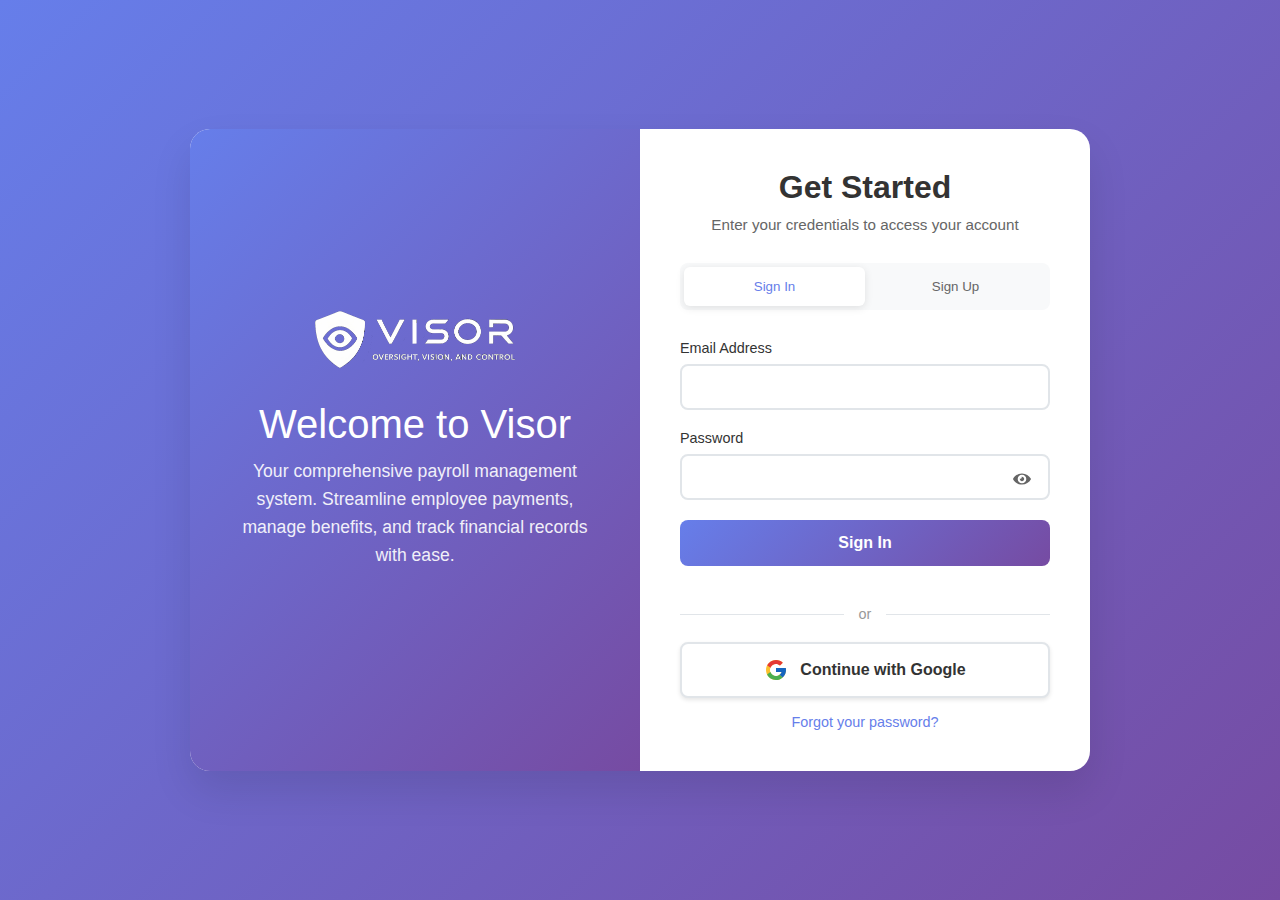
<file: wwwroot/index.html>
<!DOCTYPE html>
<html lang="en">
<head>
    <meta charset="UTF-8">
    <meta name="viewport" content="width=device-width, initial-scale=1.0">
    <title>Visor - Login & Registration</title>
    <style>
        * {
            margin: 0;
            padding: 0;
            box-sizing: border-box;
        }

        body {
            font-family: 'Segoe UI', Tahoma, Geneva, Verdana, sans-serif;
            background: linear-gradient(135deg, #667eea 0%, #764ba2 100%);
            min-height: 100vh;
            display: flex;
            justify-content: center;
            align-items: center;
            padding: 20px;
        }

        .auth-container {
            background: white;
            border-radius: 20px;
            box-shadow: 0 20px 40px rgba(0, 0, 0, 0.1);
            overflow: hidden;
            max-width: 900px;
            width: 100%;
            min-height: 600px;
            display: flex;
        }

        .auth-left {
            flex: 1;
            background: linear-gradient(135deg, #667eea 0%, #764ba2 100%);
            display: flex;
            flex-direction: column;
            justify-content: center;
            align-items: center;
            color: white;
            padding: 40px;
            text-align: center;
        }

        .logo {
            margin-bottom: 30px;
        }
        
        .logo img {
            width: 200px;
            height: auto;
            object-fit: contain;
        }

        .welcome-text {
            margin-bottom: 20px;
        }

        .welcome-text h2 {
            font-size: 2.5rem;
            margin-bottom: 10px;
            font-weight: 300;
        }

        .welcome-text p {
            font-size: 1.1rem;
            opacity: 0.9;
            line-height: 1.6;
            font-weight: 300;
        }

        .auth-right {
            flex: 1;
            padding: 40px;
            display: flex;
            flex-direction: column;
            justify-content: center;
        }

        .auth-header {
            text-align: center;
            margin-bottom: 30px;
        }

        .auth-header h1 {
            color: #333;
            font-size: 2rem;
            margin-bottom: 10px;
        }

        .auth-header p {
            color: #666;
            font-size: 0.95rem;
        }

        .auth-tabs {
            display: flex;
            margin-bottom: 30px;
            border-radius: 8px;
            background: #f8f9fa;
            padding: 4px;
        }

        .auth-tab {
            flex: 1;
            padding: 12px;
            text-align: center;
            background: transparent;
            border: none;
            border-radius: 6px;
            cursor: pointer;
            font-weight: 500;
            color: #666;
            transition: all 0.3s ease;
        }

        .auth-tab.active {
            background: white;
            color: #667eea;
            box-shadow: 0 2px 8px rgba(0, 0, 0, 0.1);
        }

        .auth-form {
            display: none;
        }

        .auth-form.active {
            display: block;
        }

        .form-group {
            margin-bottom: 20px;
        }

        .form-row {
            display: flex;
            gap: 15px;
        }

        .form-row .form-group {
            flex: 1;
        }

        .form-group label {
            display: block;
            margin-bottom: 8px;
            color: #333;
            font-weight: 500;
            font-size: 0.9rem;
        }

        .form-group input {
            width: 100%;
            padding: 12px 16px;
            border: 2px solid #e1e5e9;
            border-radius: 8px;
            font-size: 1rem;
            transition: all 0.3s ease;
            background: #fff;
        }

        .form-group input:focus {
            outline: none;
            border-color: #667eea;
            box-shadow: 0 0 0 3px rgba(102, 126, 234, 0.1);
        }

        .form-group input.error {
            border-color: #dc3545;
        }

        .error-message {
            color: #dc3545;
            font-size: 0.85rem;
            margin-top: 5px;
            display: none;
        }

        .success-message {
            color: #28a745;
            font-size: 0.85rem;
            margin-top: 5px;
            display: none;
        }

        .auth-button {
            width: 100%;
            padding: 14px;
            background: linear-gradient(135deg, #667eea 0%, #764ba2 100%);
            color: white;
            border: none;
            border-radius: 8px;
            font-size: 1rem;
            font-weight: 600;
            cursor: pointer;
            transition: all 0.3s ease;
            margin-bottom: 20px;
        }

        .auth-button:hover {
            transform: translateY(-2px);
            box-shadow: 0 8px 25px rgba(102, 126, 234, 0.3);
        }

        .auth-button:disabled {
            opacity: 0.6;
            cursor: not-allowed;
            transform: none;
        }

        .forgot-password {
            text-align: center;
            margin-top: 15px;
        }

        .forgot-password a {
            color: #667eea;
            text-decoration: none;
            font-size: 0.9rem;
        }

        .forgot-password a:hover {
            text-decoration: underline;
        }

        .divider {
            text-align: center;
            margin: 20px 0;
            position: relative;
            color: #999;
            font-size: 0.9rem;
        }

        .divider::before {
            content: '';
            position: absolute;
            top: 50%;
            left: 0;
            right: 0;
            height: 1px;
            background: #e1e5e9;
            z-index: 1;
        }

        .divider span {
            background: white;
            padding: 0 15px;
            position: relative;
            z-index: 2;
        }

        .loading {
            display: none;
            text-align: center;
            margin: 10px 0;
        }

        .loading.show {
            display: block;
        }

        .spinner {
            border: 2px solid #f3f3f3;
            border-top: 2px solid #667eea;
            border-radius: 50%;
            width: 20px;
            height: 20px;
            animation: spin 1s linear infinite;
            display: inline-block;
            margin-right: 10px;
        }

        @keyframes spin {
            0% { transform: rotate(0deg); }
            100% { transform: rotate(360deg); }
        }

        .password-toggle {
            position: relative;
        }

        .password-toggle input {
            padding-right: 45px !important;
        }

        .password-toggle .password-toggle-button {
            position: absolute;
            right: 12px;
            top: calc(50% + 14px);
            transform: translateY(-50%);
            background: none;
            border: none;
            color: #666;
            cursor: pointer;
            padding: 0;
            display: flex;
            align-items: center;
            justify-content: center;
            border-radius: 4px;
            transition: all 0.3s ease;
            width: 32px;
            height: 32px;
            z-index: 10;
        }

        .password-toggle .password-toggle-button:hover {
            background-color: rgba(102, 126, 234, 0.1);
        }

        .password-toggle .password-toggle-button img {
            width: 18px;
            height: 18px;
            opacity: 0.6;
            transition: opacity 0.3s ease;
        }

        .password-toggle .password-toggle-button:hover img {
            opacity: 0.9;
        }

        /* Tooltip styles */
        .password-toggle .password-toggle-button::after {
            content: attr(title);
            position: absolute;
            bottom: 100%;
            left: 50%;
            transform: translateX(-50%);
            background-color: #333;
            color: white;
            padding: 6px 10px;
            border-radius: 4px;
            font-size: 12px;
            white-space: nowrap;
            opacity: 0;
            visibility: hidden;
            transition: opacity 0.3s ease, visibility 0.3s ease;
            z-index: 1000;
            margin-bottom: 8px;
            pointer-events: none;
        }

        .password-toggle .password-toggle-button::before {
            content: '';
            position: absolute;
            bottom: 100%;
            left: 50%;
            transform: translateX(-50%);
            border: 5px solid transparent;
            border-top-color: #333;
            opacity: 0;
            visibility: hidden;
            transition: opacity 0.3s ease, visibility 0.3s ease;
            z-index: 1000;
            margin-bottom: 3px;
            pointer-events: none;
        }

        .password-toggle .password-toggle-button:hover::after,
        .password-toggle .password-toggle-button:hover::before {
            opacity: 1;
            visibility: visible;
        }

        @media (max-width: 768px) {
            .auth-container {
                flex-direction: column;
                margin: 10px;
            }

            .auth-left {
                padding: 30px 20px;
            }

            .auth-right {
                padding: 30px 20px;
            }

            .form-row {
                flex-direction: column;
                gap: 0;
            }

            .welcome-text h2 {
                font-size: 2rem;
            }
        }

        .alert {
            padding: 12px 16px;
            border-radius: 8px;
            margin-bottom: 20px;
            display: none;
        }

        .alert.show {
            display: block;
        }

        .alert-success {
            background-color: #d4edda;
            border: 1px solid #c3e6cb;
            color: #155724;
        }

        .alert-danger {
            background-color: #f8d7da;
            border: 1px solid #f5c6cb;
            color: #721c24;
        }

        .dashboard-link {
            text-align: center;
            margin-top: 20px;
        }

        .dashboard-link a {
            color: #667eea;
            text-decoration: none;
            font-weight: 500;
        }

        .dashboard-link a:hover {
            text-decoration: underline;
        }

        .google-button {
            width: 100%;
            padding: 14px;
            background: white;
            color: #333;
            border: 2px solid #e1e5e9;
            border-radius: 8px;
            font-size: 1rem;
            font-weight: 600;
            cursor: pointer;
            transition: all 0.3s ease;
            margin-bottom: 10px;
            display: flex;
            align-items: center;
            justify-content: center;
            gap: 12px;
            text-decoration: none;
            box-shadow: 0 2px 4px rgba(0, 0, 0, 0.1);
        }

        .google-button:hover {
            background: #f8f9fa;
            border-color: #4285f4;
            transform: translateY(-2px);
            box-shadow: 0 8px 25px rgba(66, 133, 244, 0.2);
            color: #333;
            text-decoration: none;
        }

        .google-icon {
            width: 24px;
            height: 24px;
            background-image: url('[data-uri]');
            background-repeat: no-repeat;
            background-position: center;
            background-size: contain;
        }
    </style>
</head>
<body>
    <div class="auth-container">
        <div class="auth-left">
            <div class="logo">
            <img src="assets/icons/ui/visor_logo.png" alt="Visor Logo" />
            </div>
            <div class="welcome-text">
                <h2>Welcome to Visor</h2>
                <p>Your comprehensive payroll management system. Streamline employee payments, manage benefits, and track financial records with ease.</p>
            </div>
        </div>
        
        <div class="auth-right">
            <div class="auth-header">
                <h1>Get Started</h1>
                <p>Enter your credentials to access your account</p>
            </div>

            <div class="alert alert-success" id="successAlert">
                <span id="successMessage"></span>
            </div>

            <div class="alert alert-danger" id="errorAlert">
                <span id="errorMessage"></span>
            </div>

            <div class="auth-tabs">
                <button class="auth-tab active" onclick="switchTab('login')">Sign In</button>
                <button class="auth-tab" onclick="switchTab('register')">Sign Up</button>
            </div>

            <!-- Login Form -->
            <form id="loginForm" class="auth-form active">
                <div class="form-group">
                    <label for="loginEmail">Email Address</label>
                    <input type="email" id="loginEmail" name="email" required>
                    <span class="error-message" id="loginEmailError"></span>
                </div>
                
                <div class="form-group password-toggle">
                    <label for="loginPassword">Password</label>
                    <input type="password" id="loginPassword" name="password" required>
                <button type="button" onclick="togglePassword('loginPassword')" title="Show password" class="password-toggle-button">
                        <img src="assets/icons/ui/eye-password-show.svg" alt="Show password" class="eye-icon">
                    </button>
                    <span class="error-message" id="loginPasswordError"></span>
                </div>
                
                <div class="loading" id="loginLoading">
                    <div class="spinner"></div>
                    Signing in...
                </div>
                
                <button type="submit" class="auth-button" id="loginButton">
                    Sign In
                </button>
                
                <div class="divider"><span>or</span></div>
                
                <a href="/api/auth/signin-google" class="google-button">
<img src="assets/icons/ui/google_icon.svg" alt="Google Icon" class="google-icon" style="width: 24px; height: 24px;">
                    Continue with Google
                </a>
                
                <div class="forgot-password">
                    <a href="#" onclick="showForgotPassword()">Forgot your password?</a>
                </div>
            </form>

<!-- Forgot Password Form -->
<form id="forgotPasswordForm" class="auth-form">
    <div class="form-group">
        <label for="forgotEmail">Email Address</label>
        <input type="email" id="forgotEmail" name="email" required>
        <span class="error-message" id="forgotEmailError"></span>
    </div>
    <div class="loading" id="forgotLoading">
        <div class="spinner"></div>
        Sending password reset email...
    </div>
    <button type="submit" class="auth-button" id="forgotButton">
        Send Reset Email
    </button>
    <div class="forgot-password">
        <a href="#" onclick="switchTab('login')">Back to login</a>
    </div>
</form>

<!-- Verify Code Form -->
<form id="verifyCodeForm" class="auth-form">
    <div class="form-group">
        <label for="verifyEmail">Email Address</label>
        <input type="email" id="verifyEmail" name="email" required readonly>
        <span class="error-message" id="verifyEmailError"></span>
    </div>
    <div class="form-group">
        <label for="resetCode">Reset Code</label>
        <input type="text" id="resetCode" name="code" required maxlength="6" placeholder="Enter 6-digit code">
        <span class="error-message" id="resetCodeError"></span>
        <small id="codeExpiry" style="color: #666; font-size: 0.8rem; display: block; margin-top: 5px;">Code expires in 2:00</small>
    </div>
    <div class="loading" id="verifyLoading">
        <div class="spinner"></div>
        Verifying code...
    </div>
    <button type="submit" class="auth-button" id="verifyButton">
        Verify Code
    </button>
    <button type="button" class="auth-button" id="resendButton" onclick="resendCode()" style="display: none; background: linear-gradient(135deg, #28a745 0%, #20c997 100%); margin-bottom: 10px;">
        Resend Code
    </button>
    <div class="forgot-password">
        <a href="#" onclick="switchTab('forgotPassword')">Back to email entry</a>
    </div>
</form>

<!-- Reset Password Form -->
<form id="resetPasswordForm" class="auth-form">
    <div class="form-group">
        <label for="resetEmail">Email Address</label>
        <input type="email" id="resetEmail" name="email" required readonly>
        <span class="error-message" id="resetEmailError"></span>
    </div>
    <div class="form-group" style="display: none;">
        <label for="resetCodeConfirm">Reset Code</label>
        <input type="text" id="resetCodeConfirm" name="code" required readonly>
        <span class="error-message" id="resetCodeConfirmError"></span>
    </div>
    <div class="form-group password-toggle">
        <label for="newPassword">New Password</label>
        <input type="password" id="newPassword" name="newPassword" required>
                <button type="button" onclick="togglePassword('newPassword')" title="Show password" class="password-toggle-button">
            <img src="assets/icons/ui/eye-password-show.svg" alt="Show password" class="eye-icon">
        </button>
        <span class="error-message" id="newPasswordError"></span>
    </div>
    <div class="form-group password-toggle">
        <label for="confirmNewPassword">Confirm New Password</label>
        <input type="password" id="confirmNewPassword" name="confirmNewPassword" required>
                <button type="button" onclick="togglePassword('confirmNewPassword')" title="Show password" class="password-toggle-button">
            <img src="assets/icons/ui/eye-password-show.svg" alt="Show password" class="eye-icon">
        </button>
        <span class="error-message" id="confirmNewPasswordError"></span>
    </div>
    <div class="loading" id="resetLoading">
        <div class="spinner"></div>
        Resetting password...
    </div>
    <button type="submit" class="auth-button" id="resetButton">
        Reset Password
    </button>
    <div class="forgot-password">
        <a href="#" onclick="switchTab('login')">Back to login</a>
    </div>
</form>

<!-- Registration Form -->
            <form id="registerForm" class="auth-form">
                <div class="form-row">
                    <div class="form-group">
                        <label for="firstName">First Name</label>
                        <input type="text" id="firstName" name="firstName" required>
                        <span class="error-message" id="firstNameError"></span>
                    </div>
                    
                    <div class="form-group">
                        <label for="lastName">Last Name</label>
                        <input type="text" id="lastName" name="lastName" required>
                        <span class="error-message" id="lastNameError"></span>
                    </div>
                </div>
                
                <div class="form-group">
                    <label for="registerEmail">Email Address</label>
                    <input type="email" id="registerEmail" name="email" required>
                    <span class="error-message" id="registerEmailError"></span>
                </div>
                
                <div class="form-group">
                    <label for="phoneNumber">Phone Number (Optional)</label>
                    <input type="tel" id="phoneNumber" name="phoneNumber">
                    <span class="error-message" id="phoneNumberError"></span>
                </div>
                
                <div class="form-group password-toggle">
                    <label for="registerPassword">Password</label>
                    <input type="password" id="registerPassword" name="password" required>
                <button type="button" onclick="togglePassword('registerPassword')" title="Show password" class="password-toggle-button">
                        <img src="assets/icons/ui/eye-password-show.svg" alt="Show password" class="eye-icon">
                    </button>
                    <span class="error-message" id="registerPasswordError"></span>
                </div>
                
                <div class="form-group password-toggle">
                    <label for="confirmPassword">Confirm Password</label>
                    <input type="password" id="confirmPassword" name="confirmPassword" required>
                <button type="button" onclick="togglePassword('confirmPassword')" title="Show password" class="password-toggle-button">
                        <img src="assets/icons/ui/eye-password-show.svg" alt="Show password" class="eye-icon">
                    </button>
                    <span class="error-message" id="confirmPasswordError"></span>
                </div>
                
                <div class="loading" id="registerLoading">
                    <div class="spinner"></div>
                    Creating account...
                </div>
                
                <button type="submit" class="auth-button" id="registerButton">
                    Create Account
                </button>
                
                <div class="divider"><span>or</span></div>
                
                <a href="/api/auth/signin-google" class="google-button">
                    <img src="assets/icons/ui/google_icon.svg" alt="Google Icon" class="google-icon" style="width: 24px; height: 24px;">
                    Sign up with Google
                </a>
            </form>

        </div>
    </div>

    <script>
        // Global variables
        let currentTab = 'login';
        const API_BASE = '/api/auth';

        // Tab switching
        function switchTab(tab) {
            currentTab = tab;
            
            // Update tab buttons
            document.querySelectorAll('.auth-tab').forEach(btn => {
                btn.classList.remove('active');
            });
            event.target.classList.add('active');
            
            // Update forms
            document.querySelectorAll('.auth-form').forEach(form => {
                form.classList.remove('active');
            });
            document.getElementById(tab + 'Form').classList.add('active');
            
            // Clear any alerts
            hideAlerts();
        }

        // Password toggle
        function togglePassword(fieldId) {
            const field = document.getElementById(fieldId);
            const button = field.parentNode.querySelector('button');
            const img = button.querySelector('img');

            if (field.type === 'password') {
                field.type = 'text';
                img.src = 'assets/icons/ui/eye-password-hide.svg';
                img.alt = 'Hide password';
                button.title = 'Hide password';
            } else {
                field.type = 'password';
                img.src = 'assets/icons/ui/eye-password-show.svg';
                img.alt = 'Show password';
                button.title = 'Show password';
            }
        }

        // Alert functions
        function showAlert(type, message) {
            hideAlerts();
            const alert = document.getElementById(type + 'Alert');
            const messageSpan = document.getElementById(type + 'Message');
            messageSpan.textContent = message;
            alert.classList.add('show');
        }

        function hideAlerts() {
            document.querySelectorAll('.alert').forEach(alert => {
                alert.classList.remove('show');
            });
        }

        // Loading states
        function showLoading(formType) {
            document.getElementById(formType + 'Loading').classList.add('show');
            document.getElementById(formType + 'Button').disabled = true;
        }

        function hideLoading(formType) {
            document.getElementById(formType + 'Loading').classList.remove('show');
            document.getElementById(formType + 'Button').disabled = false;
        }

        // Error handling
        function showFieldError(fieldId, message) {
            const field = document.getElementById(fieldId);
            const errorSpan = document.getElementById(fieldId + 'Error');
            field.classList.add('error');
            errorSpan.textContent = message;
            errorSpan.style.display = 'block';
        }

        function clearFieldErrors() {
            document.querySelectorAll('.error-message').forEach(error => {
                error.style.display = 'none';
                error.textContent = '';
            });
            document.querySelectorAll('input.error').forEach(field => {
                field.classList.remove('error');
            });
        }

        // Validation
        function validateLogin(formData) {
            let isValid = true;
            clearFieldErrors();

            if (!formData.email) {
                showFieldError('loginEmail', 'Email is required');
                isValid = false;
            } else if (!/\S+@\S+\.\S+/.test(formData.email)) {
                showFieldError('loginEmail', 'Please enter a valid email address');
                isValid = false;
            }

            if (!formData.password) {
                showFieldError('loginPassword', 'Password is required');
                isValid = false;
            } else if (formData.password.length < 6) {
                showFieldError('loginPassword', 'Password must be at least 6 characters');
                isValid = false;
            }

            return isValid;
        }

        function validateRegistration(formData) {
            let isValid = true;
            clearFieldErrors();

            if (!formData.firstName) {
                showFieldError('firstName', 'First name is required');
                isValid = false;
            }

            if (!formData.lastName) {
                showFieldError('lastName', 'Last name is required');
                isValid = false;
            }

            if (!formData.email) {
                showFieldError('registerEmail', 'Email is required');
                isValid = false;
            } else if (!/\S+@\S+\.\S+/.test(formData.email)) {
                showFieldError('registerEmail', 'Please enter a valid email address');
                isValid = false;
            }

            if (!formData.password) {
                showFieldError('registerPassword', 'Password is required');
                isValid = false;
            } else if (formData.password.length < 6) {
                showFieldError('registerPassword', 'Password must be at least 6 characters');
                isValid = false;
            }

            if (!formData.confirmPassword) {
                showFieldError('confirmPassword', 'Please confirm your password');
                isValid = false;
            } else if (formData.password !== formData.confirmPassword) {
                showFieldError('confirmPassword', 'Passwords do not match');
                isValid = false;
            }

            return isValid;
        }

        // API calls
        async function login(credentials) {
            const response = await fetch(`${API_BASE}/login`, {
                method: 'POST',
                headers: {
                    'Content-Type': 'application/json',
                },
                body: JSON.stringify(credentials)
            });

            if (!response.ok) {
                const error = await response.json();
                throw new Error(error.message || 'Login failed');
            }

            return await response.json();
        }

        async function register(userData) {
            const response = await fetch(`${API_BASE}/signup`, {
                method: 'POST',
                headers: {
                    'Content-Type': 'application/json',
                },
                body: JSON.stringify(userData)
            });

            if (!response.ok) {
                const error = await response.json();
                throw new Error(error.message || 'Registration failed');
            }

            return await response.json();
        }

        // Form handlers
        async function handleLogin(event) {
            event.preventDefault();
            
            const formData = {
                email: document.getElementById('loginEmail').value.trim(),
                password: document.getElementById('loginPassword').value
            };

            if (!validateLogin(formData)) {
                return;
            }

            try {
                showLoading('login');
                const response = await login(formData);
                
                // Store the token
                localStorage.setItem('visor_token', response.token);
                localStorage.setItem('visor_user', JSON.stringify(response.user));
                
                showAlert('success', `Welcome back, ${response.user.firstName}! Redirecting to dashboard...`);
                
                // Redirect to dashboard (you can change this URL)
                setTimeout(() => {
                    window.location.href = '/dashboard.html';
                }, 2000);
                
            } catch (error) {
                console.error('Login error:', error);
                showAlert('error', error.message);
            } finally {
                hideLoading('login');
            }
        }

        async function handleRegistration(event) {
            event.preventDefault();
            
            const formData = {
                firstName: document.getElementById('firstName').value.trim(),
                lastName: document.getElementById('lastName').value.trim(),
                email: document.getElementById('registerEmail').value.trim(),
                phoneNumber: document.getElementById('phoneNumber').value.trim() || null,
                password: document.getElementById('registerPassword').value,
                confirmPassword: document.getElementById('confirmPassword').value
            };

            if (!validateRegistration(formData)) {
                return;
            }

            try {
                showLoading('register');
                const response = await register(formData);
                
                // Store the token
                localStorage.setItem('visor_token', response.token);
                localStorage.setItem('visor_user', JSON.stringify(response.user));
                
                showAlert('success', `Account created successfully, ${response.user.firstName}! Redirecting to dashboard...`);
                
                // Redirect to dashboard (you can change this URL)
                setTimeout(() => {
                    window.location.href = '/dashboard.html';
                }, 2000);
                
            } catch (error) {
                console.error('Registration error:', error);
                showAlert('error', error.message);
            } finally {
                hideLoading('register');
            }
        }

        // Password reset flow
        let resetEmail = '';
        let resetCode = '';

        function showForgotPassword() {
            const email = document.getElementById('loginEmail').value;
            if (email) {
                document.getElementById('forgotEmail').value = email;
            }
            switchToForm('forgotPasswordForm');
        }

        function switchToForm(formId) {
            // Hide all forms and tabs
            document.querySelectorAll('.auth-form').forEach(form => {
                form.classList.remove('active');
            });
            document.querySelectorAll('.auth-tab').forEach(tab => {
                tab.classList.remove('active');
            });
            
            // Show the target form
            document.getElementById(formId).classList.add('active');
            hideAlerts();
            clearFieldErrors();
        }

        // Validation functions for password reset
        function validateForgotPassword(formData) {
            let isValid = true;
            clearFieldErrors();

            if (!formData.email) {
                showFieldError('forgotEmail', 'Email is required');
                isValid = false;
            } else if (!/\S+@\S+\.\S+/.test(formData.email)) {
                showFieldError('forgotEmail', 'Please enter a valid email address');
                isValid = false;
            }

            return isValid;
        }

        function validateVerifyCode(formData) {
            let isValid = true;
            clearFieldErrors();

            if (!formData.code) {
                showFieldError('resetCode', 'Reset code is required');
                isValid = false;
            } else if (formData.code.length !== 6) {
                showFieldError('resetCode', 'Reset code must be 6 digits');
                isValid = false;
            }

            return isValid;
        }

        function validateResetPassword(formData) {
            let isValid = true;
            clearFieldErrors();

            if (!formData.newPassword) {
                showFieldError('newPassword', 'New password is required');
                isValid = false;
            } else if (formData.newPassword.length < 6) {
                showFieldError('newPassword', 'Password must be at least 6 characters');
                isValid = false;
            }

            if (!formData.confirmNewPassword) {
                showFieldError('confirmNewPassword', 'Please confirm your new password');
                isValid = false;
            } else if (formData.newPassword !== formData.confirmNewPassword) {
                showFieldError('confirmNewPassword', 'Passwords do not match');
                isValid = false;
            }

            return isValid;
        }

    // Code expiration management
    let codeTimer;
    let countdownInterval;
    const codeExpirationTime = 2 * 60 * 1000; // 2 minutes
    let remainingTime = 120; // 2 minutes in seconds

    function startCodeTimer() {
        clearTimeout(codeTimer);
        clearInterval(countdownInterval);
        remainingTime = 120; // Reset to 2 minutes
        
        // Update countdown display immediately
        updateCountdownDisplay();
        
        // Start countdown interval (update every second)
        countdownInterval = setInterval(() => {
            remainingTime--;
            updateCountdownDisplay();
            
            if (remainingTime <= 0) {
                clearInterval(countdownInterval);
                showAlert('error', 'The reset code has expired. Please request a new code.');
                document.getElementById('resendButton').style.display = 'block';
                document.getElementById('codeExpiry').textContent = 'Code expired';
                document.getElementById('codeExpiry').style.color = '#dc3545';
            }
        }, 1000);
        
        // Set main expiration timer
        codeTimer = setTimeout(() => {
            clearInterval(countdownInterval);
        }, codeExpirationTime);
    }

    function updateCountdownDisplay() {
        const minutes = Math.floor(remainingTime / 60);
        const seconds = remainingTime % 60;
        const display = `${minutes}:${seconds.toString().padStart(2, '0')}`;
        
        const expiryElement = document.getElementById('codeExpiry');
        if (expiryElement) {
            expiryElement.textContent = `Code expires in ${display}`;
            
            // Change color as time runs out
            if (remainingTime <= 30) {
                expiryElement.style.color = '#dc3545'; // Red
            } else if (remainingTime <= 60) {
                expiryElement.style.color = '#ffc107'; // Yellow
            } else {
                expiryElement.style.color = '#666'; // Default gray
            }
        }
    }

    function resetCodeTimer() {
        clearTimeout(codeTimer);
        clearInterval(countdownInterval);
        document.getElementById('resendButton').style.display = 'none';
        
        // Reset countdown display
        const expiryElement = document.getElementById('codeExpiry');
        if (expiryElement) {
            expiryElement.textContent = 'Code expires in 2:00';
            expiryElement.style.color = '#666';
        }
    }

    async function resendCode() {
        // Clear the reset code field
        document.getElementById('resetCode').value = '';
        
        // Hide resend button during request
        document.getElementById('resendButton').style.display = 'none';
        
        try {
            showLoading('forgot');
            const response = await fetch(`${API_BASE}/forgot-password`, {
                method: 'POST',
                headers: {
                    'Content-Type': 'application/json',
                },
                body: JSON.stringify({ email: resetEmail })
            });

            if (response.ok) {
                const result = await response.json();
                showAlert('success', 'New reset code sent! ' + (result.code ? ` Code: ${result.code}` : ''));
                
                // Start new expiration timer
                startCodeTimer();
            } else {
                const error = await response.json();
                showAlert('error', error.message || 'Failed to send new reset code');
                // Show resend button again if there was an error
                document.getElementById('resendButton').style.display = 'block';
            }
        } catch (error) {
            console.error('Resend code error:', error);
            showAlert('error', 'Network error. Please try again.');
            // Show resend button again if there was an error
            document.getElementById('resendButton').style.display = 'block';
        } finally {
            hideLoading('forgot');
        }
    }

    // Password reset handlers
    async function handleForgotPassword(event) {
        event.preventDefault();
        
        const formData = {
            email: document.getElementById('forgotEmail').value.trim()
        };

        if (!validateForgotPassword(formData)) {
            return;
        }

        try {
            showLoading('forgot');
            const response = await fetch(`${API_BASE}/forgot-password`, {
                method: 'POST',
                headers: {
                    'Content-Type': 'application/json',
                },
                body: JSON.stringify(formData)
            });

            if (response.ok) {
                const result = await response.json();
                resetEmail = formData.email;
                
                // Pre-populate the verify form
                document.getElementById('verifyEmail').value = resetEmail;
                
                showAlert('success', result.message + (result.code ? ` Code: ${result.code}` : ''));
                
                // Start expiration timer
                startCodeTimer();

                // Switch to verify code form
                setTimeout(() => {
                    switchToForm('verifyCodeForm');
                }, 2000);
            } else {
                const error = await response.json();
                showAlert('error', error.message || 'Failed to send reset email');
            }
        } catch (error) {
            console.error('Forgot password error:', error);
            showAlert('error', 'Network error. Please try again.');
        } finally {
            hideLoading('forgot');
        }
    }

        async function handleVerifyCode(event) {
            event.preventDefault();
            
            const formData = {
                email: document.getElementById('verifyEmail').value.trim(),
                code: document.getElementById('resetCode').value.trim()
            };

            if (!validateVerifyCode(formData)) {
                return;
            }

            try {
                showLoading('verify');
                const response = await fetch(`${API_BASE}/verify-code`, {
                    method: 'POST',
                    headers: {
                        'Content-Type': 'application/json',
                    },
                    body: JSON.stringify(formData)
                });

                if (response.ok) {
                    const result = await response.json();
                    resetCode = formData.code;
                    
                    // Pre-populate the reset password form
                    document.getElementById('resetEmail').value = formData.email;
                    document.getElementById('resetCodeConfirm').value = resetCode;
                    
                    showAlert('success', result.message);
                    
                    // Switch to reset password form
                    setTimeout(() => {
                        switchToForm('resetPasswordForm');
                    }, 1500);
                } else {
                    const error = await response.json();
                    showAlert('error', error.message || 'Invalid or expired code');
                }
            } catch (error) {
                console.error('Verify code error:', error);
                showAlert('error', 'Network error. Please try again.');
            } finally {
                hideLoading('verify');
            }
        }

        async function handleResetPassword(event) {
            event.preventDefault();
            
            const formData = {
                email: document.getElementById('resetEmail').value.trim(),
                code: document.getElementById('resetCodeConfirm').value.trim(),
                newPassword: document.getElementById('newPassword').value,
                confirmNewPassword: document.getElementById('confirmNewPassword').value
            };

            if (!validateResetPassword(formData)) {
                return;
            }

            try {
                showLoading('reset');
                const response = await fetch(`${API_BASE}/reset-password`, {
                    method: 'POST',
                    headers: {
                        'Content-Type': 'application/json',
                    },
                    body: JSON.stringify(formData)
                });

                if (response.ok) {
                    const result = await response.json();
                    showAlert('success', result.message + ' Redirecting to login...');
                    
                    // Clear reset data
                    resetEmail = '';
                    resetCode = '';
                    resetCodeTimer(); // Clear any running timers
                    
                    // Clear the form first
                    document.getElementById('resetPasswordForm').reset();
                    
                    // Switch back to login form with a shorter delay
                    setTimeout(() => {
                        // Hide all forms first
                        document.querySelectorAll('.auth-form').forEach(form => {
                            form.classList.remove('active');
                        });
                        
                        // Activate login tab and form
                        document.querySelectorAll('.auth-tab').forEach(btn => {
                            btn.classList.remove('active');
                        });
                        document.querySelectorAll('.auth-tab')[0].classList.add('active'); // First tab is login
                        document.getElementById('loginForm').classList.add('active');
                        
                        // Clear any alerts and focus on email field
                        hideAlerts();
                        clearFieldErrors();
                        document.getElementById('loginEmail').focus();
                        
                        currentTab = 'login';
                    }, 2000);
                } else {
                    const error = await response.json();
                    showAlert('error', error.message || 'Failed to reset password');
                }
            } catch (error) {
                console.error('Reset password error:', error);
                showAlert('error', 'Network error. Please try again.');
            } finally {
                hideLoading('reset');
            }
        }

        // Event listeners
        document.getElementById('loginForm').addEventListener('submit', handleLogin);
        document.getElementById('registerForm').addEventListener('submit', handleRegistration);
        document.getElementById('forgotPasswordForm').addEventListener('submit', handleForgotPassword);
        document.getElementById('verifyCodeForm').addEventListener('submit', handleVerifyCode);
        document.getElementById('resetPasswordForm').addEventListener('submit', handleResetPassword);

        // Check URL parameters for OAuth results
        function checkUrlParameters() {
            const urlParams = new URLSearchParams(window.location.search);
            const error = urlParams.get('error');
            const message = urlParams.get('message');
            const token = urlParams.get('token');
            const user = urlParams.get('user');
            
            if (error) {
                if (error === 'oauth_failed') {
                    showAlert('error', decodeURIComponent(message || 'OAuth authentication failed. Please clear your browser cookies and try again.'));
                } else {
                    showAlert('error', decodeURIComponent(message || 'Authentication error occurred'));
                }
                // Clean up URL
                window.history.replaceState({}, document.title, window.location.pathname);
            } else if (token && user) {
                try {
                    const userData = JSON.parse(decodeURIComponent(user));
                    localStorage.setItem('visor_token', token);
                    localStorage.setItem('visor_user', decodeURIComponent(user));
                    
                    // Handle both PascalCase (C#) and camelCase (JavaScript) properties
                    const firstName = userData.FirstName || userData.firstName || 'User';
                    const fullName = userData.FullName || userData.fullName || '';
                    const displayName = fullName.trim() || firstName;
                    
                    console.log('OAuth user data:', userData);
                    console.log('Display name:', displayName);
                    
                    showAlert('success', `Welcome ${displayName}! Redirecting to dashboard...`);
                    setTimeout(() => {
                        window.location.href = '/dashboard.html';
                    }, 2000);
                } catch (error) {
                    showAlert('error', 'Failed to process authentication data');
                    console.error('OAuth data processing error:', error);
                }
                // Clean up URL
                window.history.replaceState({}, document.title, window.location.pathname);
            }
        }

        // Check if user is already logged in
        document.addEventListener('DOMContentLoaded', function() {
            // First check URL parameters for OAuth results
            checkUrlParameters();
            
            // Then check if user is already logged in (but not if we just got OAuth params)
            const urlParams = new URLSearchParams(window.location.search);
            const hasOAuthParams = urlParams.has('token') || urlParams.has('error');
            
            if (!hasOAuthParams) {
                const token = localStorage.getItem('visor_token');
                const user = localStorage.getItem('visor_user');
                
                if (token && user) {
                    try {
                        const userData = JSON.parse(user);
                        
                        // Handle both PascalCase (C#) and camelCase (JavaScript) properties
                        const firstName = userData.FirstName || userData.firstName || 'User';
                        const fullName = userData.FullName || userData.fullName || '';
                        const displayName = fullName.trim() || firstName;
                        
                        showAlert('success', `Welcome back, ${displayName}! Redirecting to dashboard...`);
                        setTimeout(() => {
                            window.location.href = '/dashboard.html';
                        }, 2000);
                    } catch (error) {
                        // Clear invalid stored data
                        localStorage.removeItem('visor_token');
                        localStorage.removeItem('visor_user');
                        console.error('Invalid stored user data:', error);
                    }
                }
            }
        });
    </script>
</body>
</html>
</file>
